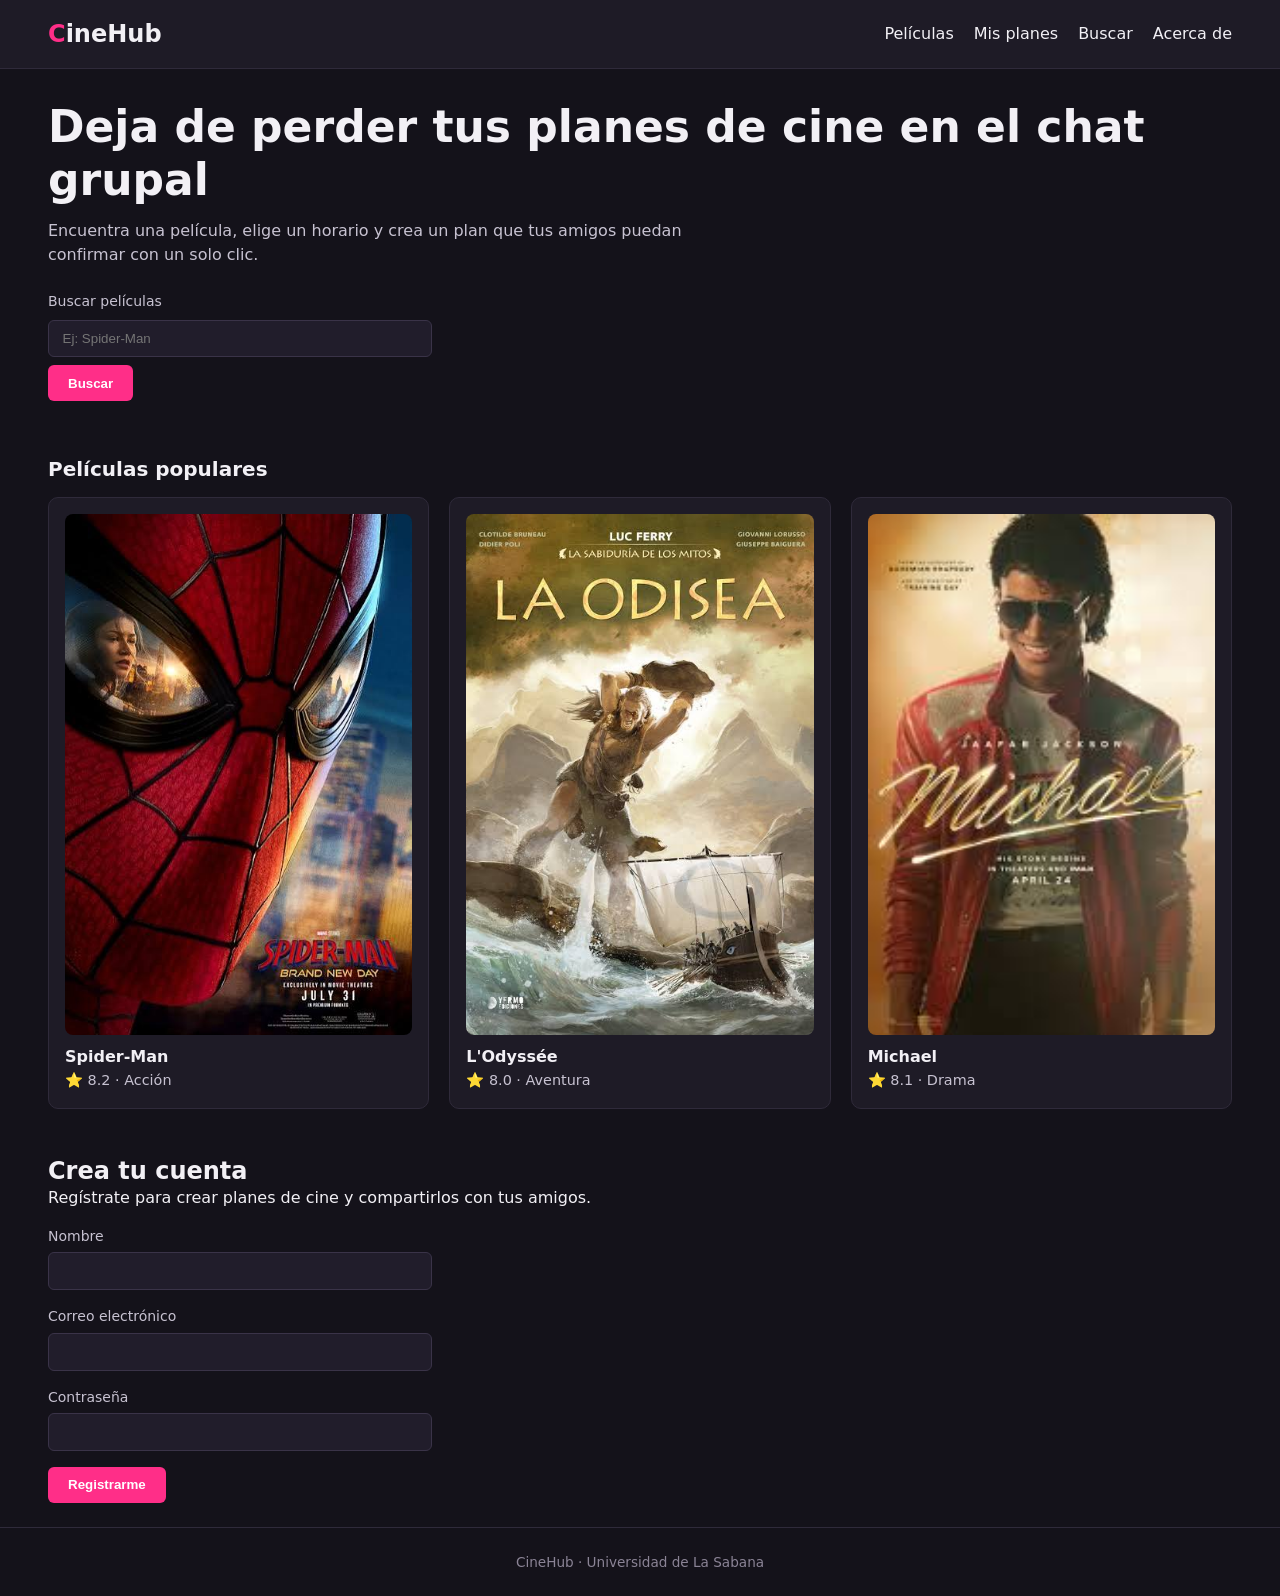
<file: index.html>
<!DOCTYPE html>
<html lang="es">
<head>
  <meta charset="UTF-8">
  <meta name="viewport" content="width=device-width, initial-scale=1.0">
  <title>CineHub</title>
  <link rel="stylesheet" href="styles.css">
</head>
<body>
  <header class="site-header">
    <p class="logo">CineHub</p>
    <nav class="nav">
      <ul class="nav-list">
        <li><a href="#populares">Películas</a></li>
        <li><a href="#registro">Mis planes</a></li>
        <li><a href="#buscar">Buscar</a></li>
        <li><a href="about.html">Acerca de</a></li>
      </ul>
    </nav>
  </header>

  <main>
    <section id="buscar" class="hero">
      <h1>Deja de perder tus planes de cine en el chat grupal</h1>
      <p>
        Encuentra una película, elige un horario y crea un plan que tus amigos puedan
        confirmar con un solo clic.
      </p>
      <form action="#" method="get" class="search-form">
        <label for="search">Buscar películas</label>
        <input type="text" id="search" name="search" placeholder="Ej: Spider-Man">
        <button type="submit" class="btn">Buscar</button>
      </form>
    </section>

    <section id="populares">
      <h2>Películas populares</h2>

      <div class="movie-grid">
        <article class="movie-card">
          <img src="images/spiderman.jpg" alt="Imagen de la película Spider-Man">
          <h3>Spider-Man</h3>
          <p>⭐ 8.2 · Acción</p>
        </article>

        <article class="movie-card">
          <img src="images/odisea.jpg" alt="Imagen de la película L'Odyssée">
          <h3>L'Odyssée</h3>
          <p>⭐ 8.0 · Aventura</p>
        </article>

        <article class="movie-card">
          <img src="images/michael.jpg" alt="Imagen de la película Michael">
          <h3>Michael</h3>
          <p>⭐ 8.1 · Drama</p>
        </article>
      </div>
    </section>

    <section id="registro" class="signup">
      <h2>Crea tu cuenta</h2>
      <p>Regístrate para crear planes de cine y compartirlos con tus amigos.</p>
      <form action="#" method="post" class="signup-form">
        <div class="field">
          <label for="name">Nombre</label>
          <input type="text" id="name" name="name" required>
        </div>
        <div class="field">
          <label for="email">Correo electrónico</label>
          <input type="email" id="email" name="email" required>
        </div>
        <div class="field">
          <label for="password">Contraseña</label>
          <input type="password" id="password" name="password" required>
        </div>
        <button type="submit" class="btn">Registrarme</button>
      </form>
    </section>
  </main>

  <footer class="site-footer">
    <p>CineHub · Universidad de La Sabana</p>
  </footer>
</body>
</html>
</file>
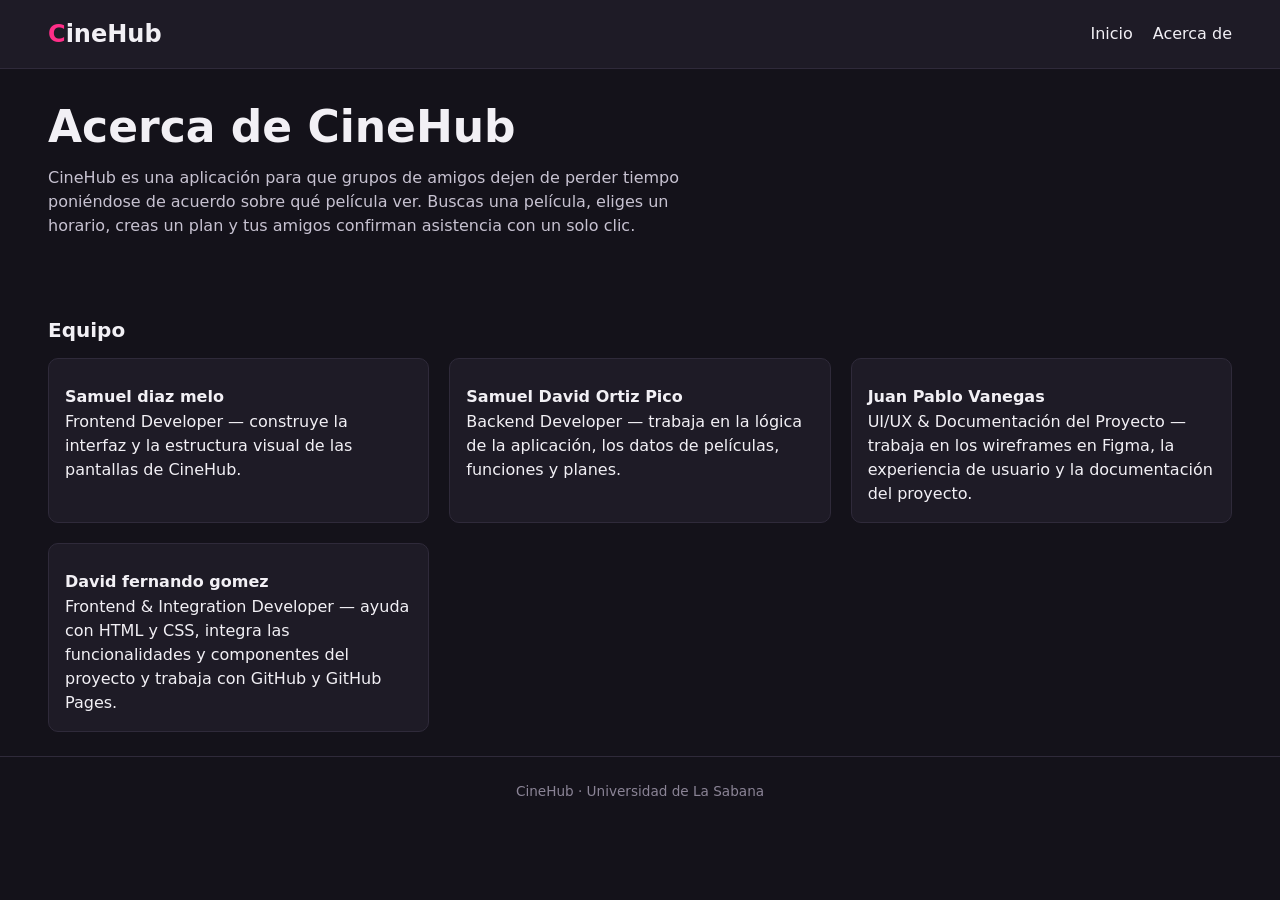
<file: about.html>
<!DOCTYPE html>
<html lang="es">

<head>
  <meta charset="UTF-8">
  <meta name="viewport" content="width=device-width, initial-scale=1.0">

  <title>Acerca de — CineHub</title>

 <link rel="stylesheet" href="styles.css">
 
</head>

<body>

  <header class="site-header">

    <p class="logo">CineHub</p>

    <nav class="nav" aria-label="Navegación principal">

      <ul class="nav-list">

        <li>
          <a href="index.html">Inicio</a>
        </li>

        <li>
          <a href="about.html">Acerca de</a>
        </li>

      </ul>

    </nav>

  </header>

  <main>

    <section id="proyecto" class="hero">

      <h1>Acerca de CineHub</h1>

      <p>
        CineHub es una aplicación para que grupos de amigos dejen
        de perder tiempo poniéndose de acuerdo sobre qué película ver.
        Buscas una película, eliges un horario, creas un plan y tus
        amigos confirman asistencia con un solo clic.
      </p>

    </section>

    <section id="equipo">

      <h2>Equipo</h2>

      <div class="team-grid">

        <article class="team-card">

          <h3>Samuel diaz melo</h3>

          <p>
            Frontend Developer — construye la interfaz y la estructura
            visual de las pantallas de CineHub.
          </p>

        </article>

        <article class="team-card">

          <h3>Samuel David Ortiz Pico</h3>

          <p>
            Backend Developer — trabaja en la lógica de la aplicación,
            los datos de películas, funciones y planes.
          </p>

        </article>

        <article class="team-card">

          <h3>Juan Pablo Vanegas</h3>

          <p>
            UI/UX &amp; Documentación del Proyecto — trabaja en los
            wireframes en Figma, la experiencia de usuario y
            la documentación del proyecto.
          </p>

        </article>

        <article class="team-card">

          <h3>David fernando gomez</h3>

          <p>
            Frontend &amp; Integration Developer — ayuda con HTML y CSS,
            integra las funcionalidades y componentes del proyecto
            y trabaja con GitHub y GitHub Pages.
          </p>

        </article>

      </div>

    </section>

  </main>

  <footer class="site-footer">

    <p>
      CineHub · Universidad de La Sabana
    </p>

  </footer>

</body>

</html>
</file>
<file: styles.css>
* {
  box-sizing: border-box;
  margin: 0;
  padding: 0;
}

body {
  font-family: system-ui, -apple-system, "Segoe UI", Roboto, sans-serif;
  background-color: #14121a;
  color: #f2f0f5;
  line-height: 1.5;
}

h1,
h2,
h3 {
  font-weight: 700;
  line-height: 1.2;
}

a {
  color: inherit;
  text-decoration: none;
}

img {
  max-width: 100%;
  display: block;
  border-radius: 8px;
}

.site-header {
  display: flex;
  flex-direction: column;
  gap: 1rem;
  padding: 1rem 1.5rem;
  background-color: #1e1b26;
  border-bottom: 1px solid #2f2a3a;
}

.logo {
  font-size: 1.5rem;
  font-weight: 800;
}

.logo::first-letter {
  color: #ff2e88;
}

.nav-list {
  list-style: none;
  display: flex;
  flex-wrap: wrap;
  gap: 1.25rem;
}

.nav-list a {
  padding: 0.25rem 0;
  border-bottom: 2px solid transparent;
  transition: border-color 0.15s ease;
}

.nav-list a:hover,
.nav-list a:focus {
  border-color: #ff2e88;
}

.hero {
  padding: 2rem 1.5rem;
}

.hero h1 {
  font-size: 1.75rem;
  margin-bottom: 0.75rem;
}

.hero p {
  color: #c7c2d1;
  margin-bottom: 1.5rem;
  max-width: 40rem;
}

.search-form {
  display: flex;
  flex-direction: column;
  gap: 0.5rem;
  max-width: 24rem;
}

.search-form label {
  font-size: 0.875rem;
  color: #c7c2d1;
}

.search-form input {
  padding: 0.65rem 0.85rem;
  border: 1px solid #3a3348;
  border-radius: 6px;
  background-color: #211d2b;
  color: #f2f0f5;
}

.search-form input:focus {
  outline: none;
  border-color: #ff2e88;
}

.btn {
  padding: 0.65rem 1.25rem;
  border: none;
  border-radius: 6px;
  background-color: #ff2e88;
  color: #ffffff;
  font-weight: 600;
  cursor: pointer;
  align-self: flex-start;
  transition: background-color 0.15s ease;
}

.btn:hover,
.btn:focus {
  background-color: #e0247a;
}

#populares,
#equipo {
  padding: 1.5rem;
}

#populares h2,
#equipo h2 {
  margin-bottom: 1rem;
  font-size: 1.25rem;
}

.movie-grid,
.team-grid {
  display: grid;
  grid-template-columns: 1fr;
  gap: 1.25rem;
}

.movie-card,
.team-card {
  background-color: #1e1b26;
  border: 1px solid #2f2a3a;
  border-radius: 10px;
  padding: 1rem;
}

.movie-card h3,
.team-card h3 {
  margin: 0.75rem 0 0.25rem;
  font-size: 1rem;
}

.movie-card p {
  color: #c7c2d1;
  font-size: 0.9rem;
}

.movie-card img {
  width: 100%;
  aspect-ratio: 2 / 3;
  object-fit: cover;
}

.signup {
  padding: 1.5rem;
}

.signup-form {
  display: flex;
  flex-direction: column;
  gap: 1rem;
  max-width: 24rem;
  margin-top: 1rem;
}

.field {
  display: flex;
  flex-direction: column;
  gap: 0.35rem;
}

.field label {
  font-size: 0.875rem;
  color: #c7c2d1;
}

.field input {
  padding: 0.65rem 0.85rem;
  border: 1px solid #3a3348;
  border-radius: 6px;
  background-color: #211d2b;
  color: #f2f0f5;
}

.field input:focus {
  outline: none;
  border-color: #ff2e88;
}

.site-footer {
  padding: 1.5rem;
  text-align: center;
  color: #8b8496;
  font-size: 0.85rem;
  border-top: 1px solid #2f2a3a;
}

/* Mobile: 375px and up */
@media (min-width: 375px) {
  .hero h1 {
    font-size: 1.875rem;
  }
}

/* Tablet: 768px and up */
@media (min-width: 768px) {
  .site-header {
    flex-direction: row;
    align-items: center;
    justify-content: space-between;
  }

  .movie-grid,
  .team-grid {
    grid-template-columns: repeat(2, 1fr);
  }

  .hero h1 {
    font-size: 2.25rem;
  }
}

/* Desktop: 1280px and up */
@media (min-width: 1280px) {
  .site-header,
  .hero,
  #populares,
  #equipo,
  .signup {
    padding-left: 3rem;
    padding-right: 3rem;
  }

  .movie-grid,
  .team-grid {
    grid-template-columns: repeat(3, 1fr);
  }

  .hero h1 {
    font-size: 2.75rem;
  }
}
</file>
